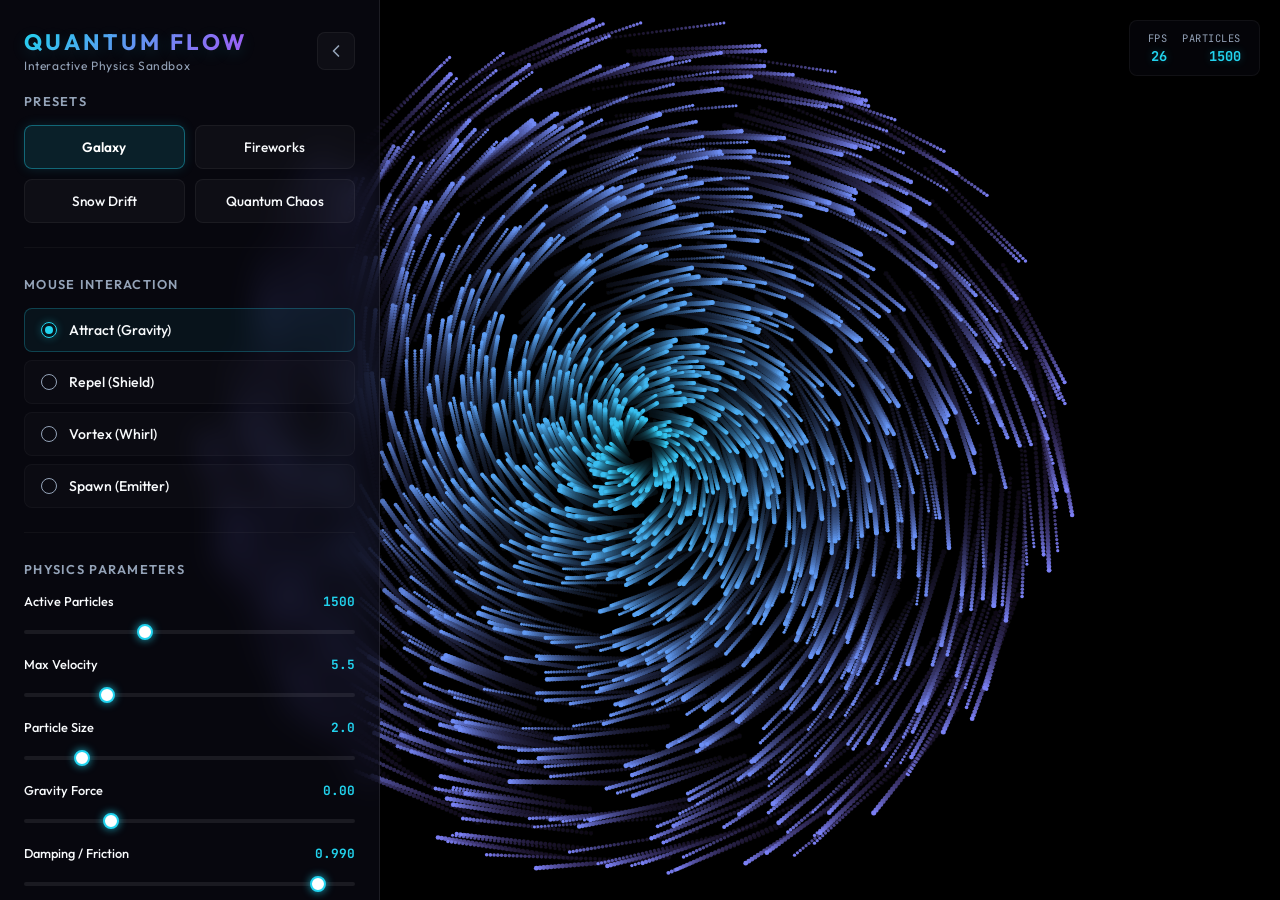
<file: quantum-flow/index.html>
<!DOCTYPE html>
<html lang="en">
<head>
  <meta charset="UTF-8">
  <meta name="viewport" content="width=device-width, initial-scale=1.0">
  <title>Quantum Flow | Interactive Particle Sandbox</title>
  <meta name="description" content="A premium, interactive particle sandbox simulating real-time physics, gravity, orbital dynamics, and ambient audio synthesis.">
  <link rel="stylesheet" href="styles.css">
  <!-- Google Fonts: Outfit (UI) and JetBrains Mono (Stats) -->
  <link rel="preconnect" href="https://fonts.googleapis.com">
  <link rel="preconnect" href="https://fonts.gstatic.com" crossorigin>
  <link href="https://fonts.googleapis.com/css2?family=JetBrains+Mono:wght@400;700&family=Outfit:wght@300;400;600;700&display=swap" rel="stylesheet">
</head>
<body>
  <!-- Canvas for rendering particles -->
  <canvas id="flow-canvas"></canvas>

  <!-- Real-time Stats Overlay -->
  <div id="stats-panel">
    <div class="stat-item">
      <span class="stat-label">FPS</span>
      <span id="fps-val" class="stat-value">60</span>
    </div>
    <div class="stat-item">
      <span class="stat-label">Particles</span>
      <span id="particle-count-val" class="stat-value">0</span>
    </div>
  </div>

  <!-- Interactive Control Drawer -->
  <aside id="control-panel" class="glass-panel" aria-label="Controls">
    <div class="panel-header">
      <div class="brand-info">
        <h1>QUANTUM FLOW</h1>
        <p class="subtitle">Interactive Physics Sandbox</p>
      </div>
      <button id="toggle-panel-btn" class="icon-btn" aria-label="Collapse panel">
        <svg xmlns="http://www.w3.org/2000/svg" viewBox="0 0 24 24" width="20" height="20" fill="none" stroke="currentColor" stroke-width="2" stroke-linecap="round" stroke-linejoin="round">
          <polyline points="15 18 9 12 15 6"></polyline>
        </svg>
      </button>
    </div>

    <div class="panel-content">
      <!-- Section: Presets -->
      <section class="control-group">
        <h2>Presets</h2>
        <div class="presets-grid">
          <button class="preset-btn active" data-preset="galaxy">Galaxy</button>
          <button class="preset-btn" data-preset="fireworks">Fireworks</button>
          <button class="preset-btn" data-preset="snow">Snow Drift</button>
          <button class="preset-btn" data-preset="chaos">Quantum Chaos</button>
        </div>
      </section>

      <!-- Section: Mouse Interaction Mode -->
      <section class="control-group">
        <h2>Mouse Interaction</h2>
        <div class="radio-group">
          <label class="radio-option">
            <input type="radio" name="interaction-mode" value="attract" checked>
            <span class="radio-label">Attract (Gravity)</span>
          </label>
          <label class="radio-option">
            <input type="radio" name="interaction-mode" value="repel">
            <span class="radio-label">Repel (Shield)</span>
          </label>
          <label class="radio-option">
            <input type="radio" name="interaction-mode" value="vortex">
            <span class="radio-label">Vortex (Whirl)</span>
          </label>
          <label class="radio-option">
            <input type="radio" name="interaction-mode" value="spawn">
            <span class="radio-label">Spawn (Emitter)</span>
          </label>
        </div>
      </section>

      <!-- Section: Physics Sliders -->
      <section class="control-group">
        <h2>Physics Parameters</h2>
        
        <div class="slider-wrapper">
          <div class="slider-header">
            <label for="particles-slider">Active Particles</label>
            <span id="particles-slider-val">1000</span>
          </div>
          <input type="range" id="particles-slider" min="100" max="4000" step="50" value="1000">
        </div>

        <div class="slider-wrapper">
          <div class="slider-header">
            <label for="speed-slider">Max Velocity</label>
            <span id="speed-slider-val">6.0</span>
          </div>
          <input type="range" id="speed-slider" min="1" max="20" step="0.5" value="6.0">
        </div>

        <div class="slider-wrapper">
          <div class="slider-header">
            <label for="size-slider">Particle Size</label>
            <span id="size-slider-val">2.5</span>
          </div>
          <input type="range" id="size-slider" min="0.5" max="10" step="0.5" value="2.5">
        </div>

        <div class="slider-wrapper">
          <div class="slider-header">
            <label for="gravity-slider">Gravity Force</label>
            <span id="gravity-slider-val">0.00</span>
          </div>
          <input type="range" id="gravity-slider" min="-0.5" max="1.5" step="0.05" value="0.00">
        </div>

        <div class="slider-wrapper">
          <div class="slider-header">
            <label for="friction-slider">Damping / Friction</label>
            <span id="friction-slider-val">0.985</span>
          </div>
          <input type="range" id="friction-slider" min="0.90" max="0.999" step="0.001" value="0.985">
        </div>

        <div class="slider-wrapper">
          <div class="slider-header">
            <label for="trail-slider">Trail Intensity</label>
            <span id="trail-slider-val">0.12</span>
          </div>
          <input type="range" id="trail-slider" min="0.02" max="0.6" step="0.01" value="0.12">
        </div>
      </section>

      <!-- Section: Visuals / Colors -->
      <section class="control-group">
        <h2>Color Palette</h2>
        <div class="color-grid">
          <button class="color-btn active" data-color="nebula" title="Nebula (Cyan/Purple)">
            <span class="color-swatch nebula-swatch"></span>
            Nebula
          </button>
          <button class="color-btn" data-color="solar" title="Solar Flare (Orange/Red)">
            <span class="color-swatch solar-swatch"></span>
            Solar
          </button>
          <button class="color-btn" data-color="aurora" title="Aurora (Green/Teal)">
            <span class="color-swatch aurora-swatch"></span>
            Aurora
          </button>
          <button class="color-btn" data-color="rainbow" title="Rainbow (Hue Shift)">
            <span class="color-swatch rainbow-swatch"></span>
            Rainbow
          </button>
          <button class="color-btn" data-color="monochrome" title="Quantum Gray">
            <span class="color-swatch monochrome-swatch"></span>
            Sleek
          </button>
        </div>
      </section>

      <!-- Section: Web Audio Synth -->
      <section class="control-group">
        <h2>Audio Integration</h2>
        <div class="toggle-wrapper">
          <label class="toggle-switch">
            <input type="checkbox" id="audio-toggle">
            <span class="toggle-slider"></span>
          </label>
          <span class="toggle-label">Ambient Velocity Synth</span>
        </div>
      </section>

      <!-- Panel Footer Actions -->
      <div class="panel-actions">
        <button id="clear-btn" class="secondary-btn">Explode Field</button>
        <button id="reset-btn" class="primary-btn">Reset Defaults</button>
      </div>
    </div>
  </aside>

  <!-- Button to open panel when collapsed -->
  <button id="expand-panel-btn" class="icon-btn floating-btn hidden" aria-label="Expand panel">
    <svg xmlns="http://www.w3.org/2000/svg" viewBox="0 0 24 24" width="20" height="20" fill="none" stroke="currentColor" stroke-width="2" stroke-linecap="round" stroke-linejoin="round">
      <polyline points="9 18 15 12 9 6"></polyline>
    </svg>
  </button>

  <script src="app.js"></script>
</body>
</html>
</file>
<file: quantum-flow/styles.css>
/* -------------------------------------------------------------
 * Quantum Flow Stylesheet
 * Premium Dark Mode UI with Glassmorphic styling
 * ------------------------------------------------------------- */

/* Custom properties & design tokens */
:root {
  --font-sans: 'Outfit', -apple-system, BlinkMacSystemFont, 'Segoe UI', Roboto, sans-serif;
  --font-mono: 'JetBrains Mono', monospace;

  /* Theme colors - Deep Space Dark */
  --bg-dark: #07070c;
  --panel-bg: rgba(12, 12, 22, 0.65);
  --panel-border: rgba(255, 255, 255, 0.09);
  --panel-glow: rgba(0, 0, 0, 0.35);
  
  --text-primary: #f8fafc;
  --text-muted: #94a3b8;
  
  /* Preset Palette Swatches (RGB lists for opacity control) */
  --color-nebula-primary: 34, 211, 238;   /* Cyan */
  --color-nebula-secondary: 168, 85, 247; /* Purple */
  
  --color-solar-primary: 249, 115, 22;    /* Orange */
  --color-solar-secondary: 239, 68, 68;   /* Red */
  
  --color-aurora-primary: 34, 197, 94;    /* Green */
  --color-aurora-secondary: 20, 184, 166; /* Teal */

  --color-rainbow-hue: 0;                 /* Dynamic */
  
  --color-mono-primary: 241, 245, 249;    /* Slate-100 */
  --color-mono-secondary: 100, 116, 139;  /* Slate-500 */
  
  /* Selected active theme references */
  --theme-primary: var(--color-nebula-primary);
  --theme-secondary: var(--color-nebula-secondary);
  
  --border-radius-lg: 16px;
  --border-radius-md: 8px;
  --border-radius-sm: 4px;
  
  --transition-smooth: all 0.3s cubic-bezier(0.4, 0, 0.2, 1);
  --transition-spring: all 0.4s cubic-bezier(0.34, 1.56, 0.64, 1);
}

/* Global Reset & Base */
*, *::before, *::after {
  box-sizing: border-box;
  margin: 0;
  padding: 0;
}

body {
  font-family: var(--font-sans);
  background-color: var(--bg-dark);
  color: var(--text-primary);
  overflow: hidden;
  height: 100vh;
  width: 100vw;
  user-select: none;
  -webkit-font-smoothing: antialiased;
}

/* Full Screen Canvas */
#flow-canvas {
  position: absolute;
  top: 0;
  left: 0;
  width: 100%;
  height: 100%;
  z-index: 1;
}

/* Real-time Stats Panel */
#stats-panel {
  position: absolute;
  top: 20px;
  right: 20px;
  z-index: 10;
  display: flex;
  gap: 15px;
  background: rgba(8, 8, 16, 0.5);
  border: 1px solid rgba(255, 255, 255, 0.05);
  backdrop-filter: blur(8px);
  padding: 10px 18px;
  border-radius: var(--border-radius-md);
  box-shadow: 0 4px 20px rgba(0, 0, 0, 0.2);
  font-family: var(--font-mono);
  font-size: 0.85rem;
}

.stat-item {
  display: flex;
  flex-direction: column;
  align-items: flex-end;
}

.stat-label {
  color: var(--text-muted);
  font-size: 0.65rem;
  text-transform: uppercase;
  letter-spacing: 0.05em;
  margin-bottom: 2px;
}

.stat-value {
  color: rgba(var(--theme-primary), 1);
  font-weight: 700;
  text-shadow: 0 0 8px rgba(var(--theme-primary), 0.3);
  transition: var(--transition-smooth);
}

/* Glassmorphic Control Panel (Drawer) */
#control-panel {
  position: absolute;
  top: 0;
  left: 0;
  bottom: 0;
  width: 380px;
  z-index: 15;
  background: var(--panel-bg);
  backdrop-filter: blur(16px);
  -webkit-backdrop-filter: blur(16px);
  border-right: 1px solid var(--panel-border);
  box-shadow: 10px 0 40px var(--panel-glow);
  display: flex;
  flex-direction: column;
  transition: var(--transition-spring);
  transform: translateX(0);
}

#control-panel.collapsed {
  transform: translateX(-100%);
  box-shadow: none;
}

/* Scrollable Container Inside Panel */
.panel-content {
  flex: 1;
  overflow-y: auto;
  padding: 0 24px 30px;
  scrollbar-width: thin;
  scrollbar-color: rgba(var(--theme-primary), 0.2) transparent;
}

.panel-content::-webkit-scrollbar {
  width: 5px;
}

.panel-content::-webkit-scrollbar-track {
  background: transparent;
}

.panel-content::-webkit-scrollbar-thumb {
  background: rgba(var(--theme-primary), 0.25);
  border-radius: 10px;
  transition: var(--transition-smooth);
}

.panel-content::-webkit-scrollbar-thumb:hover {
  background: rgba(var(--theme-primary), 0.5);
}

/* Header styling */
.panel-header {
  display: flex;
  justify-content: space-between;
  align-items: center;
  padding: 28px 24px 20px;
}

.brand-info h1 {
  font-size: 1.4rem;
  font-weight: 700;
  letter-spacing: 0.15em;
  background: linear-gradient(135deg, rgba(var(--theme-primary), 1), rgba(var(--theme-secondary), 1));
  -webkit-background-clip: text;
  -webkit-text-fill-color: transparent;
  text-shadow: 0 4px 15px rgba(var(--theme-primary), 0.15);
}

.brand-info .subtitle {
  font-size: 0.75rem;
  color: var(--text-muted);
  letter-spacing: 0.05em;
  margin-top: 2px;
}

/* Control Group / Sections */
.control-group {
  margin-bottom: 28px;
  border-bottom: 1px solid rgba(255, 255, 255, 0.04);
  padding-bottom: 24px;
}

.control-group:last-of-type {
  border-bottom: none;
}

.control-group h2 {
  font-size: 0.8rem;
  font-weight: 600;
  text-transform: uppercase;
  color: var(--text-muted);
  letter-spacing: 0.1em;
  margin-bottom: 16px;
}

/* Grid for Presets */
.presets-grid {
  display: grid;
  grid-template-columns: repeat(2, 1fr);
  gap: 10px;
}

.preset-btn {
  background: rgba(255, 255, 255, 0.03);
  border: 1px solid rgba(255, 255, 255, 0.05);
  color: var(--text-primary);
  padding: 12px;
  border-radius: var(--border-radius-md);
  font-family: var(--font-sans);
  font-size: 0.85rem;
  font-weight: 500;
  cursor: pointer;
  transition: var(--transition-smooth);
}

.preset-btn:hover {
  background: rgba(255, 255, 255, 0.07);
  border-color: rgba(255, 255, 255, 0.15);
  transform: translateY(-1px);
}

.preset-btn.active {
  background: rgba(var(--theme-primary), 0.12);
  border-color: rgba(var(--theme-primary), 0.4);
  color: rgb(255, 255, 255);
  box-shadow: 0 0 12px rgba(var(--theme-primary), 0.15);
  font-weight: 600;
}

/* Radio Option Groups */
.radio-group {
  display: flex;
  flex-direction: column;
  gap: 8px;
}

.radio-option {
  display: flex;
  align-items: center;
  gap: 12px;
  background: rgba(255, 255, 255, 0.02);
  border: 1px solid rgba(255, 255, 255, 0.03);
  padding: 12px 16px;
  border-radius: var(--border-radius-md);
  cursor: pointer;
  transition: var(--transition-smooth);
}

.radio-option:hover {
  background: rgba(255, 255, 255, 0.05);
  border-color: rgba(255, 255, 255, 0.08);
}

.radio-option input[type="radio"] {
  appearance: none;
  -webkit-appearance: none;
  width: 16px;
  height: 16px;
  border: 1.5px solid var(--text-muted);
  border-radius: 50%;
  outline: none;
  display: flex;
  align-items: center;
  justify-content: center;
  transition: var(--transition-smooth);
  cursor: pointer;
}

.radio-option input[type="radio"]::before {
  content: "";
  width: 8px;
  height: 8px;
  border-radius: 50%;
  background-color: rgba(var(--theme-primary), 1);
  transform: scale(0);
  transition: var(--transition-smooth);
}

.radio-option input[type="radio"]:checked {
  border-color: rgba(var(--theme-primary), 1);
  box-shadow: 0 0 8px rgba(var(--theme-primary), 0.3);
}

.radio-option input[type="radio"]:checked::before {
  transform: scale(1);
}

.radio-option:has(input:checked) {
  background: rgba(var(--theme-primary), 0.06);
  border-color: rgba(var(--theme-primary), 0.25);
}

.radio-label {
  font-size: 0.88rem;
  font-weight: 500;
}

/* Custom Range Sliders */
.slider-wrapper {
  margin-bottom: 18px;
}

.slider-header {
  display: flex;
  justify-content: space-between;
  font-size: 0.8rem;
  font-weight: 500;
  margin-bottom: 8px;
}

.slider-header label {
  color: var(--text-primary);
}

.slider-header span {
  color: rgba(var(--theme-primary), 1);
  font-family: var(--font-mono);
  font-weight: 700;
}

input[type="range"] {
  -webkit-appearance: none;
  appearance: none;
  width: 100%;
  height: 4px;
  background: rgba(255, 255, 255, 0.08);
  border-radius: 2px;
  outline: none;
}

input[type="range"]::-webkit-slider-thumb {
  -webkit-appearance: none;
  appearance: none;
  width: 16px;
  height: 16px;
  border-radius: 50%;
  background: rgb(255, 255, 255);
  box-shadow: 0 0 8px rgba(var(--theme-primary), 0.8);
  cursor: pointer;
  transition: transform 0.15s ease, background 0.15s ease;
  border: 2px solid rgba(var(--theme-primary), 1);
}

input[type="range"]::-webkit-slider-thumb:hover {
  transform: scale(1.25);
  background: rgba(var(--theme-primary), 1);
}

/* Color grid selection */
.color-grid {
  display: flex;
  flex-direction: column;
  gap: 8px;
}

.color-btn {
  display: flex;
  align-items: center;
  gap: 12px;
  background: rgba(255, 255, 255, 0.02);
  border: 1px solid rgba(255, 255, 255, 0.03);
  padding: 10px 14px;
  border-radius: var(--border-radius-md);
  color: var(--text-primary);
  font-family: var(--font-sans);
  font-size: 0.85rem;
  font-weight: 500;
  cursor: pointer;
  transition: var(--transition-smooth);
}

.color-btn:hover {
  background: rgba(255, 255, 255, 0.05);
  border-color: rgba(255, 255, 255, 0.1);
}

.color-btn.active {
  background: rgba(255, 255, 255, 0.06);
  border-color: rgba(255, 255, 255, 0.15);
  font-weight: 600;
}

.color-swatch {
  width: 16px;
  height: 16px;
  border-radius: 50%;
  display: inline-block;
  border: 1.5px solid rgba(255, 255, 255, 0.2);
}

.color-btn.active .color-swatch {
  border-color: #fff;
  box-shadow: 0 0 10px currentColor;
}

/* Palette Specific Gradients */
.nebula-swatch {
  background: linear-gradient(135deg, rgb(34, 211, 238), rgb(168, 85, 247));
  color: rgba(34, 211, 238, 0.7);
}

.solar-swatch {
  background: linear-gradient(135deg, rgb(249, 115, 22), rgb(239, 68, 68));
  color: rgba(249, 115, 22, 0.7);
}

.aurora-swatch {
  background: linear-gradient(135deg, rgb(34, 197, 94), rgb(20, 184, 166));
  color: rgba(34, 197, 94, 0.7);
}

.rainbow-swatch {
  background: linear-gradient(135deg, #ff0055, #00ff55, #0055ff);
  color: rgba(0, 170, 255, 0.7);
}

.monochrome-swatch {
  background: linear-gradient(135deg, rgb(241, 245, 249), rgb(100, 116, 139));
  color: rgba(241, 245, 249, 0.7);
}

/* Custom Toggle Switch */
.toggle-wrapper {
  display: flex;
  align-items: center;
  gap: 12px;
}

.toggle-switch {
  position: relative;
  display: inline-block;
  width: 42px;
  height: 22px;
}

.toggle-switch input {
  opacity: 0;
  width: 0;
  height: 0;
}

.toggle-slider {
  position: absolute;
  cursor: pointer;
  top: 0;
  left: 0;
  right: 0;
  bottom: 0;
  background-color: rgba(255, 255, 255, 0.08);
  border: 1px solid rgba(255, 255, 255, 0.05);
  transition: .4s;
  border-radius: 34px;
}

.toggle-slider:before {
  position: absolute;
  content: "";
  height: 14px;
  width: 14px;
  left: 3px;
  bottom: 3px;
  background-color: white;
  transition: .4s;
  border-radius: 50%;
  box-shadow: 0 2px 4px rgba(0, 0, 0, 0.2);
}

.toggle-switch input:checked + .toggle-slider {
  background-color: rgba(var(--theme-primary), 0.2);
  border-color: rgba(var(--theme-primary), 0.3);
}

.toggle-switch input:checked + .toggle-slider:before {
  transform: translateX(20px);
  background-color: rgba(var(--theme-primary), 1);
  box-shadow: 0 0 8px rgba(var(--theme-primary), 0.6);
}

.toggle-label {
  font-size: 0.85rem;
  font-weight: 500;
}

/* Bottom Actions in Drawer */
.panel-actions {
  margin-top: 15px;
  display: flex;
  gap: 12px;
}

.panel-actions button {
  flex: 1;
  border: none;
  font-family: var(--font-sans);
  font-weight: 600;
  font-size: 0.85rem;
  padding: 12px;
  border-radius: var(--border-radius-md);
  cursor: pointer;
  transition: var(--transition-smooth);
}

.primary-btn {
  background: rgba(var(--theme-primary), 1);
  color: #fff;
  box-shadow: 0 4px 15px rgba(var(--theme-primary), 0.3);
}

.primary-btn:hover {
  background: rgba(var(--theme-primary), 0.85);
  box-shadow: 0 6px 20px rgba(var(--theme-primary), 0.45);
  transform: translateY(-1px);
}

.secondary-btn {
  background: rgba(255, 255, 255, 0.05);
  color: var(--text-primary);
  border: 1px solid rgba(255, 255, 255, 0.08) !important;
}

.secondary-btn:hover {
  background: rgba(255, 255, 255, 0.1);
  border-color: rgba(255, 255, 255, 0.15) !important;
}

/* Icon Buttons (Collapse / Expand) */
.icon-btn {
  background: rgba(255, 255, 255, 0.03);
  border: 1px solid rgba(255, 255, 255, 0.05);
  color: var(--text-muted);
  width: 38px;
  height: 38px;
  border-radius: var(--border-radius-md);
  display: flex;
  align-items: center;
  justify-content: center;
  cursor: pointer;
  transition: var(--transition-smooth);
  outline: none;
}

.icon-btn:hover {
  background: rgba(255, 255, 255, 0.08);
  border-color: rgba(255, 255, 255, 0.12);
  color: var(--text-primary);
}

/* Floating Expand Button when collapsed */
.floating-btn {
  position: absolute;
  top: 20px;
  left: 20px;
  z-index: 10;
  width: 44px;
  height: 44px;
  border-radius: var(--border-radius-lg);
  background: var(--panel-bg);
  backdrop-filter: blur(12px);
  -webkit-backdrop-filter: blur(12px);
  border: 1px solid var(--panel-border);
  box-shadow: 0 8px 32px rgba(0, 0, 0, 0.3);
  color: var(--text-primary);
  transform: scale(1);
  opacity: 1;
}

.floating-btn.hidden {
  transform: scale(0.8);
  opacity: 0;
  pointer-events: none;
}

.floating-btn:hover {
  background: rgba(255, 255, 255, 0.08);
  border-color: rgba(var(--theme-primary), 0.4);
  color: rgba(var(--theme-primary), 1);
  box-shadow: 0 0 15px rgba(var(--theme-primary), 0.2);
}

/* Utility Class */
.hidden {
  display: none !important;
}

/* Small screen optimization */
@media (max-width: 480px) {
  #control-panel {
    width: 100vw;
  }
}
</file>
